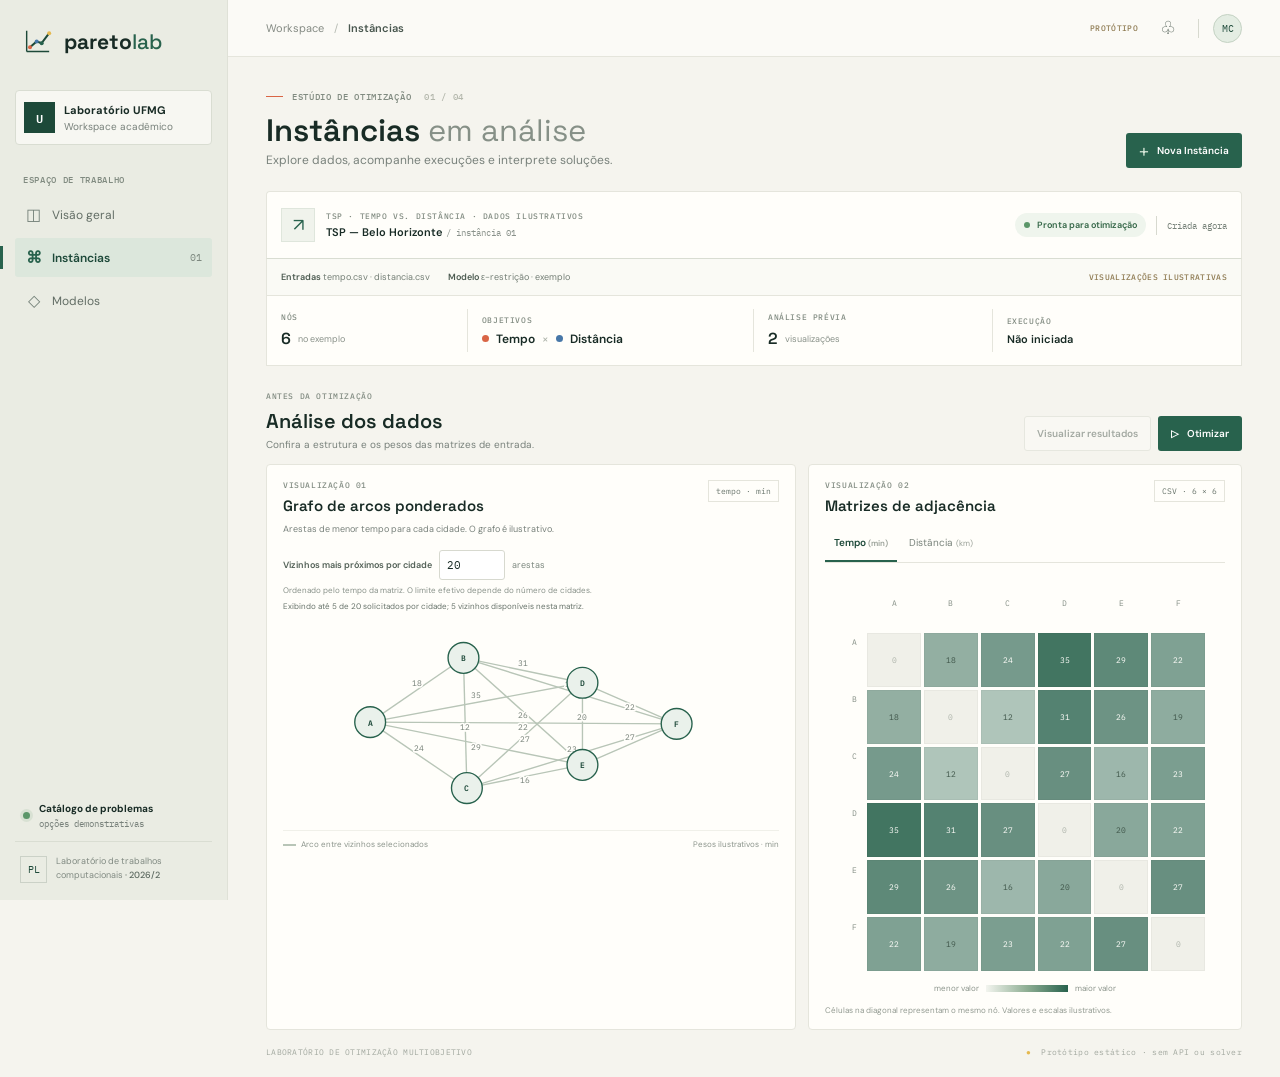
<file: docs/features/workflow_instance/mockups/index.html>
<!doctype html>
<html lang="pt-BR">
  <head>
    <meta charset="utf-8">
    <meta name="viewport" content="width=device-width, initial-scale=1">
    <meta name="theme-color" content="#f5f4ee">
    <title>ParetoLab | Workflow de instâncias</title>
    <link rel="preconnect" href="https://fonts.googleapis.com">
    <link rel="preconnect" href="https://fonts.gstatic.com" crossorigin>
    <link href="https://fonts.googleapis.com/css2?family=DM+Sans:wght@400;500;600;700&family=IBM+Plex+Mono:wght@400;500;600&family=Space+Grotesk:wght@400;500;600;700&display=swap" rel="stylesheet">
    <link rel="stylesheet" href="styles.css">
    <script src="app.js" defer></script>
  </head>
  <body>
    <div class="app-shell">
      <aside class="sidebar" aria-label="Navegação principal">
        <a class="brand" href="#inicio" aria-label="ParetoLab, início">
          <svg class="brand-mark" viewBox="0 0 42 42" aria-hidden="true">
            <path d="M8 33V8M8 33H35" fill="none" stroke="currentColor" stroke-width="1.7" />
            <path d="m12 28 8-7 6 2 9-12" fill="none" stroke="currentColor" stroke-width="2.4" />
            <circle cx="12" cy="28" r="2.4" fill="#d96545" /><circle cx="20" cy="21" r="2.4" fill="#4777a8" />
            <circle cx="26" cy="23" r="2.4" fill="#28624d" /><circle cx="35" cy="11" r="2.4" fill="#e5b94f" />
          </svg>
          <span class="brand-word">pareto<span>lab</span></span>
        </a>
        <div class="workspace-picker"><span class="workspace-avatar">U</span><span class="workspace-copy"><strong>Laboratório UFMG</strong><small>Workspace acadêmico</small></span></div>
        <p class="nav-label">ESPAÇO DE TRABALHO</p>
        <nav class="primary-nav" aria-label="Seções">
          <button class="nav-item" type="button" data-page="overview"><span class="nav-glyph" aria-hidden="true">◫</span>Visão geral</button>
          <button class="nav-item active" type="button" data-page="instances" aria-current="page"><span class="nav-glyph" aria-hidden="true">⌘</span>Instâncias<span class="nav-count">01</span></button>
          <button class="nav-item" type="button" data-page="models"><span class="nav-glyph" aria-hidden="true">◇</span>Modelos</button>
        </nav>
        <div class="sidebar-bottom">
          <div class="solver-status"><span class="status-dot"></span><span><strong>Catálogo de problemas</strong><small>opções demonstrativas</small></span></div>
          <div class="sidebar-footer"><span class="footer-mark">PL</span><span>Laboratório de trabalhos<br>computacionais <b>· 2026/2</b></span></div>
        </div>
      </aside>

      <main class="main-content" id="inicio">
        <header class="topbar">
          <div class="breadcrumbs"><span>Workspace</span><span class="crumb-separator">/</span><strong id="breadcrumb-current">Instâncias</strong></div>
          <div class="topbar-actions">
            <span class="prototype-tag">PROTÓTIPO</span>
            <div class="notification-wrap">
              <button class="notification-button" id="notifications-button" type="button" aria-expanded="false" aria-controls="notification-panel" aria-label="Notificações, nenhuma não lida">
                <span aria-hidden="true">♧</span><i class="notification-count" id="notification-count" hidden>1</i>
              </button>
              <section class="notification-panel" id="notification-panel" aria-label="Notificações" hidden>
                <div class="notification-heading"><strong>Notificações</strong><span>DEMONSTRAÇÃO</span></div>
                <p id="notification-empty">Nenhuma notificação por enquanto.</p>
                <button class="notification-item" id="notification-item" type="button" hidden>
                  <span class="notification-icon" aria-hidden="true">✓</span>
                  <span><strong>Otimização concluída</strong><small id="notification-copy">A instância está pronta para análise.</small></span>
                  <span class="notification-unread" aria-hidden="true"></span>
                </button>
              </section>
            </div>
            <span class="topbar-divider"></span><button class="profile-button" type="button" aria-label="Perfil de Marina Costa">MC</button>
          </div>
        </header>

        <div class="page-wrap">
          <section class="page-view" id="dashboard-view">
            <div class="page-heading">
              <div><p class="eyebrow"><span class="eyebrow-line"></span>ESTÚDIO DE OTIMIZAÇÃO <span class="eyebrow-index">01 / 04</span></p>
                <h1>Instâncias <span>em análise</span></h1>
                <p class="page-description">Explore dados, acompanhe execuções e interprete soluções.</p></div>
              <button class="button button-primary" id="open-wizard" type="button"><span class="button-plus" aria-hidden="true">+</span> Nova Instância</button>
            </div>

            <section class="instance-toolbar" aria-label="Instância selecionada">
              <div class="instance-identity"><span class="instance-icon" aria-hidden="true">↗</span>
                <div><span class="micro-label" id="problem-label">TSP · TEMPO VS. DISTÂNCIA · DADOS ILUSTRATIVOS</span><strong id="instance-name">TSP — Belo Horizonte <span class="instance-id">/ instância 01</span></strong></div>
              </div>
              <div class="toolbar-meta"><span class="run-badge" id="run-badge"><span class="status-dot"></span><span id="run-status">Pronta para otimização</span></span><span class="meta-divider"></span><span class="toolbar-date" id="run-time">Criada agora</span></div>
            </section>

            <div class="instance-context">
              <span><b>Entradas</b> <span id="instance-files">tempo.csv · distancia.csv</span></span>
              <span><b>Modelo</b> <span id="instance-algorithm">ε-restrição · exemplo</span></span>
              <span class="demo-tag">VISUALIZAÇÕES ILUSTRATIVAS</span>
            </div>

            <section class="metric-strip" aria-label="Resumo da instância">
              <div class="metric"><span class="metric-label">NÓS</span><div class="metric-value">6 <span class="metric-note">no exemplo</span></div></div>
              <div class="metric"><span class="metric-label">OBJETIVOS</span><div class="metric-value objective-values"><span class="objective-dot coral-dot"></span>Tempo <span class="metric-amp">×</span><span class="objective-dot blue-dot"></span>Distância</div></div>
              <div class="metric"><span class="metric-label">ANÁLISE PRÉVIA</span><div class="metric-value">2 <span class="metric-note">visualizações</span></div></div>
              <div class="metric metric-end"><span class="metric-label">EXECUÇÃO</span><div class="metric-value metric-status" id="metric-status">Não iniciada</div></div>
            </section>

            <section class="analysis-heading">
              <div><p class="section-kicker">ANTES DA OTIMIZAÇÃO</p><h2>Análise dos dados</h2><p>Confira a estrutura e os pesos das matrizes de entrada.</p></div>
              <div class="execution-actions">
                <button class="button button-light" id="cancel-optimization" type="button" hidden>Cancelar otimização</button>
                <button class="button button-light" id="view-results" type="button" disabled>Visualizar resultados</button>
                <button class="button button-primary" id="start-optimization" type="button"><span aria-hidden="true">▷</span> Otimizar</button>
              </div>
            </section>

            <div class="execution-message" id="execution-message" role="status" aria-live="polite" hidden></div>

            <div class="analysis-grid">
              <section class="panel graph-panel" id="graph-analysis">
                <div class="panel-heading"><div><p class="section-kicker">VISUALIZAÇÃO 01</p><h3>Grafo de arcos ponderados</h3></div><span class="unit-chip">tempo · min</span></div>
                <p class="panel-description">Arestas de menor tempo para cada cidade. O grafo é ilustrativo.</p>
                <div class="graph-filter">
                  <label for="neighbor-limit">Vizinhos mais próximos por cidade</label>
                  <input id="neighbor-limit" type="number" min="1" step="1" value="20" inputmode="numeric" aria-describedby="neighbor-limit-help neighbor-limit-status">
                  <span class="filter-unit">arestas</span>
                </div>
                <p class="filter-help" id="neighbor-limit-help">Ordenado pelo tempo da matriz. O limite efetivo depende do número de cidades.</p>
                <p class="filter-status" id="neighbor-limit-status" role="status" aria-live="polite"></p>
                <div class="network-chart">
                  <svg id="input-graph" viewBox="0 0 560 250" role="img" aria-label="Grafo ilustrativo da matriz de tempo"></svg>
                </div>
                <div class="chart-footnote"><span><i class="legend-line"></i>Arco entre vizinhos selecionados</span><span>Pesos ilustrativos · min</span></div>
              </section>

              <section class="panel matrix-panel" id="matrix-analysis">
                <div class="panel-heading"><div><p class="section-kicker">VISUALIZAÇÃO 02</p><h3>Matrizes de adjacência</h3></div><span class="unit-chip">CSV · 6 × 6</span></div>
                <div class="matrix-tabs" role="tablist" aria-label="Objetivo da matriz">
                  <button class="matrix-tab active" id="time-tab" type="button" role="tab" aria-selected="true" aria-controls="matrix-view" data-matrix="time">Tempo <span>(min)</span></button>
                  <button class="matrix-tab" id="distance-tab" type="button" role="tab" aria-selected="false" aria-controls="matrix-view" data-matrix="distance">Distância <span>(km)</span></button>
                </div>
                <div class="matrix-view" id="matrix-view" role="tabpanel" aria-labelledby="time-tab">
                  <div class="heatmap" id="heatmap" role="img" aria-label="Heatmap ilustrativo da matriz de tempo"></div>
                  <div class="heatmap-scale"><span>menor valor</span><span class="scale-gradient" aria-hidden="true"></span><span>maior valor</span></div>
                </div>
                <p class="panel-footnote">Células na diagonal representam o mesmo nó. Valores e escalas ilustrativos.</p>
              </section>
            </div>

            <section class="results-panel panel" id="results-panel" hidden>
              <div class="panel-heading"><div><p class="section-kicker">ANÁLISE PÓS-OTIMIZAÇÃO · DADOS ILUSTRATIVOS</p><h2>Fronteira de Pareto</h2></div><span class="unit-chip">tempo × distância</span></div>
              <p class="panel-description">Alternativas não dominadas encontradas na execução demonstrativa.</p>
              <div class="result-content" id="pareto-analysis">
                <div class="pareto-chart" role="img" aria-label="Gráfico ilustrativo da fronteira de Pareto, tempo em minutos versus distância em quilômetros">
                  <span class="chart-axis y-axis">Distância (km) ↑</span>
                  <svg viewBox="0 0 480 190" aria-hidden="true">
                    <path class="grid-line" d="M48 20V160H465M48 125H465M48 90H465M48 55H465" />
                    <path class="pareto-line" d="m100 135 73-25 76-26 83-31 81-27" />
                    <g class="pareto-points"><circle cx="100" cy="135" r="5" /><circle cx="173" cy="110" r="5" /><circle cx="249" cy="84" r="5" /><circle cx="332" cy="53" r="5" /><circle cx="413" cy="26" r="5" /></g>
                    <g class="axis-labels"><text x="97" y="177">42</text><text x="245" y="177">58</text><text x="410" y="177">76</text><text x="20" y="139">31</text><text x="20" y="92">45</text><text x="20" y="47">58</text></g>
                  </svg>
                  <span class="chart-axis x-axis">Tempo (min) →</span>
                </div>
                <div class="result-summary"><span class="metric-label">SOLUÇÕES NÃO DOMINADAS</span><strong>5</strong><p>Conjunto demonstrativo para ilustrar a análise multiobjetivo.</p></div>
              </div>
              <div class="table-scroll" id="solutions-table"><table><caption class="sr-only">Soluções ilustrativas da fronteira de Pareto</caption>
                <thead><tr><th scope="col">Solução</th><th scope="col">Tempo · min</th><th scope="col">Distância · km</th><th scope="col">Status</th><th scope="col">Ações</th></tr></thead>
                <tbody id="solutions-body"></tbody>
              </table></div>
            </section>

            <footer class="page-footer"><span>LABORATÓRIO DE OTIMIZAÇÃO MULTIOBJETIVO</span><span><i aria-hidden="true">●</i> Protótipo estático · sem API ou solver</span></footer>
          </section>

          <section class="page-view secondary-view" id="overview-view" hidden>
            <div class="page-heading"><div><p class="eyebrow"><span class="eyebrow-line"></span>ESPAÇO DE TRABALHO</p><h1>Visão geral</h1><p class="page-description">Você pode sair do dashboard e retornar enquanto uma execução segue em andamento.</p></div></div>
            <section class="panel workspace-panel"><p class="section-kicker">ATIVIDADE DA INSTÂNCIA</p><h2 id="overview-instance">TSP — Belo Horizonte</h2><p id="overview-status">Pronta para otimização</p><button class="button button-primary" id="return-to-instance" type="button">Voltar à instância <span aria-hidden="true">→</span></button></section>
          </section>

          <section class="page-view secondary-view" id="models-view" hidden>
            <div class="page-heading"><div><p class="eyebrow"><span class="eyebrow-line"></span>CATÁLOGO</p><h1>Modelos</h1><p class="page-description">As opções reais devem ser fornecidas pelo catálogo de cada tipo de problema.</p></div></div>
            <section class="panel workspace-panel"><p class="section-kicker">OPÇÃO DO PROTÓTIPO</p><h2>ε-restrição</h2><p>Exemplo ilustrativo para demonstrar a seleção de algoritmo; disponibilidade de implementação não confirmada.</p></section>
          </section>
        </div>
      </main>
    </div>

    <dialog class="solution-dialog" id="solution-dialog" aria-labelledby="solution-dialog-title">
      <div class="solution-dialog-content">
        <div class="wizard-header">
          <div><p class="section-kicker">ROTA DA SOLUÇÃO · DADOS ILUSTRATIVOS</p><h2 id="solution-dialog-title">Solução 01</h2></div>
          <button class="icon-button" id="close-solution" type="button" aria-label="Fechar visualização da solução">×</button>
        </div>
        <p class="panel-description" id="solution-route-description">Ciclo percorrido, incluindo o retorno à cidade de origem.</p>
        <div class="solution-graph-wrap">
          <svg id="solution-graph" viewBox="0 0 560 250" role="img" aria-label="Grafo contendo somente os arcos da solução selecionada"></svg>
        </div>
        <div class="chart-footnote"><span><i class="legend-line solution-legend"></i>Arcos percorridos</span><span id="solution-objectives"></span></div>
        <p class="solution-coordinate-note">Posições das cidades preservadas do grafo de análise dos dados.</p>
      </div>
    </dialog>

    <dialog class="wizard-dialog" id="instance-wizard" aria-labelledby="wizard-title">
      <form id="wizard-form">
        <div class="wizard-header">
          <div><p class="section-kicker">NOVA INSTÂNCIA <span id="step-label">· ETAPA 1 DE 2</span></p><h2 id="wizard-title">Dados do problema</h2></div>
          <button class="icon-button" id="close-wizard" type="button" aria-label="Fechar assistente">×</button>
        </div>
        <div class="step-indicator" aria-hidden="true"><span class="step-dot current"></span><span class="step-connector"></span><span class="step-dot"></span></div>

        <section class="wizard-step" id="step-one">
          <label class="form-label" for="problem-type">Tipo do problema</label>
          <select id="problem-type" name="problem-type"><option value="TSP biobjetivo — tempo vs. distância">TSP biobjetivo · tempo vs. distância</option></select>
          <p class="form-hint">O catálogo define entradas, algoritmos e visualizações compatíveis.</p>
          <label class="form-label" for="instance-title">Nome da instância</label>
          <input id="instance-title" name="instance-title" type="text" value="TSP — Belo Horizonte (teste)" maxlength="100" required>
          <fieldset class="file-group">
            <legend>Arquivos CSV das matrizes de adjacência</legend>
            <input class="sr-only file-input" id="time-file" type="file" accept=".csv,text/csv">
            <label class="file-label" for="time-file"><span><strong>Matriz de tempo</strong><small id="time-file-name">Nenhum arquivo selecionado · .csv</small></span><span class="button button-light file-button">Selecionar</span></label>
            <input class="sr-only file-input" id="distance-file" type="file" accept=".csv,text/csv">
            <label class="file-label" for="distance-file"><span><strong>Matriz de distância</strong><small id="distance-file-name">Nenhum arquivo selecionado · .csv</small></span><span class="button button-light file-button">Selecionar</span></label>
            <p class="form-hint">Cada CSV deve conter uma matriz quadrada. Os dois arquivos devem ter a mesma ordem de nós.</p>
          </fieldset>
          <label class="sample-choice"><input id="sample-files" type="checkbox" checked><span>Usar arquivos de exemplo <small>somente para navegar pelo protótipo</small></span></label>
          <p class="form-error" id="step-one-error" role="alert" hidden></p>
        </section>

        <section class="wizard-step" id="step-two" hidden>
          <div class="config-section"><div class="config-heading"><strong>Análise prévia</strong><small>Selecione pelo menos uma visualização</small></div>
            <label class="option-row"><input type="checkbox" name="preview" value="graph" checked><span><strong>Grafo de arcos ponderados</strong><small>Exibe nós e pesos das arestas para cada objetivo.</small></span></label>
            <label class="option-row"><input type="checkbox" name="preview" value="heatmap" checked><span><strong>Heatmaps das matrizes</strong><small>Compara a distribuição dos valores de tempo e distância.</small></span></label>
          </div>
          <div class="config-section"><div class="config-heading"><strong>Análise dos resultados</strong><small>Selecione pelo menos uma visualização</small></div>
            <label class="option-row"><input type="checkbox" name="results" value="pareto" checked><span><strong>Fronteira de Pareto</strong><small>Compara tempo e distância das soluções não dominadas.</small></span></label>
            <label class="option-row"><input type="checkbox" name="results" value="table" checked><span><strong>Tabela de soluções</strong><small>Lista os objetivos e a relação de dominância.</small></span></label>
          </div>
          <fieldset class="config-section model-section"><legend>Modelo / algoritmo</legend>
            <label class="option-row"><input type="radio" name="algorithm" value="epsilon" checked><span><strong>ε-restrição <em>· exemplo</em></strong><small>Gera alternativas por otimizações sucessivas.</small></span></label>
            <p class="form-hint">A disponibilidade real depende do catálogo e dos solvers instalados.</p>
          </fieldset>
          <p class="form-error" id="step-two-error" role="alert" hidden></p>
        </section>

        <div class="wizard-actions">
          <button class="button button-light" id="back-step" type="button" hidden>Voltar</button>
          <button class="button button-light" id="cancel-wizard" type="button">Cancelar</button>
          <button class="button button-primary" id="next-step" type="button">Próximo <span aria-hidden="true">→</span></button>
          <button class="button button-primary" id="create-instance" type="submit" hidden>Criar instância</button>
        </div>
      </form>
    </dialog>
    <div class="toast" id="toast" role="status" aria-live="polite" hidden></div>
  </body>
</html>
</file>
<file: docs/features/workflow_instance/mockups/styles.css>
:root {
  color-scheme: light;
  --paper: #f5f4ee;
  --surface: #fffefa;
  --ink: #182b25;
  --muted: #78817b;
  --line: #e5e5dc;
  --line-strong: #d7d9cf;
  --green: #28624d;
  --green-dark: #1d4939;
  --green-soft: #eaf1eb;
  --coral: #d96545;
  --coral-soft: #f7e9e3;
  --blue: #4777a8;
  --blue-soft: #eaf0f6;
  --yellow: #e5b94f;
  --mono: 'IBM Plex Mono', 'SFMono-Regular', Consolas, monospace;
  --sans: 'DM Sans', 'Segoe UI', sans-serif;
  --display: 'Space Grotesk', 'Trebuchet MS', sans-serif;
}

* { box-sizing: border-box; }
html { min-width: 360px; }
body { margin: 0; background: var(--paper); color: var(--ink); font: 13px var(--sans); -webkit-font-smoothing: antialiased; }
button, input, select { font: inherit; }
button { color: inherit; }
button:focus-visible, a:focus-visible, input:focus-visible, select:focus-visible, label:focus-within { outline: 3px solid rgb(71 119 168 / 50%); outline-offset: 3px; }
button:disabled { cursor: not-allowed; opacity: .48; }
[hidden] { display: none !important; }
.sr-only { position: absolute; width: 1px; height: 1px; padding: 0; overflow: hidden; clip: rect(0, 0, 0, 0); white-space: nowrap; border: 0; }
.app-shell { min-height: 100vh; }

.sidebar { position: fixed; inset: 0 auto 0 0; z-index: 2; display: flex; width: 228px; flex-direction: column; padding: 24px 15px 15px; background: #eaece3; border-right: 1px solid #dfe1d7; }
.brand { display: flex; align-items: center; gap: 9px; width: fit-content; margin: 0 0 31px 5px; color: var(--ink); text-decoration: none; }
.brand-mark { width: 35px; height: 35px; color: var(--green-dark); }
.brand-word { font: 700 21px/1 var(--display); }.brand-word span { color: var(--green); font-weight: 500; }
.workspace-picker { display: flex; min-height: 55px; align-items: center; gap: 9px; padding: 8px; border: 1px solid #d9ddd2; background: rgb(255 254 250 / 65%); border-radius: 4px; }
.workspace-avatar { display: grid; width: 31px; height: 31px; place-items: center; background: var(--green-dark); color: white; font: 600 12px var(--mono); }
.workspace-copy { display: grid; gap: 3px; }.workspace-copy strong { font-size: 11px; }.workspace-copy small { color: var(--muted); font-size: 10px; }
.nav-label, .section-kicker, .micro-label, .metric-label { color: #818b81; font: 500 9px var(--mono); letter-spacing: .075em; }
.nav-label { margin: 29px 8px 10px; }
.primary-nav { display: grid; gap: 4px; }
.nav-item { position: relative; display: flex; width: 100%; min-height: 39px; align-items: center; gap: 10px; padding: 0 10px; border: 0; border-radius: 3px; background: transparent; color: #626d65; text-align: left; cursor: pointer; font-size: 12px; }
.nav-item:hover { background: rgb(255 255 255 / 55%); color: var(--ink); }.nav-item.active { background: #dce7dc; color: var(--green-dark); font-weight: 600; }.nav-item.active::before { position: absolute; left: -15px; width: 3px; height: 23px; background: var(--green); content: ''; }
.nav-glyph { display: inline-grid; width: 17px; place-items: center; color: #738078; font-size: 16px; }.nav-item.active .nav-glyph { color: var(--green); }.nav-count { margin-left: auto; color: #7d887f; font: 10px var(--mono); }
.sidebar-bottom { margin-top: auto; }
.solver-status { display: flex; align-items: center; gap: 9px; padding: 12px 8px; border-bottom: 1px solid #d9ddd2; }.solver-status > span:nth-child(2) { display: grid; gap: 3px; }.solver-status strong { font-size: 10px; }.solver-status small { color: var(--muted); font: 9px var(--mono); }
.status-dot, .live-dot { display: inline-block; flex: 0 0 auto; width: 7px; height: 7px; border-radius: 50%; background: #5b9669; box-shadow: 0 0 0 3px rgb(91 150 105 / 13%); }
.status-dot.running { background: #d49f37; box-shadow: 0 0 0 3px rgb(229 185 79 / 20%); }.status-dot.failed { background: var(--coral); }
.sidebar-footer { display: flex; align-items: center; gap: 9px; padding: 13px 5px 2px; color: #818a82; font-size: 9px; line-height: 1.55; }.sidebar-footer b { color: #59665d; font-weight: 500; }
.footer-mark { display: grid; width: 27px; height: 27px; place-items: center; border: 1px solid #cbd1c7; color: var(--green-dark); font: 10px var(--mono); }

.main-content { min-height: 100vh; margin-left: 228px; }
.topbar { display: flex; height: 57px; align-items: center; justify-content: space-between; padding: 0 38px; border-bottom: 1px solid var(--line); background: rgb(255 254 250 / 65%); }
.breadcrumbs { display: flex; align-items: center; gap: 10px; color: #848a83; font-size: 11px; }.breadcrumbs strong { color: #48564e; font-weight: 600; }.crumb-separator { color: #b6bbb3; }
.topbar-actions { display: flex; align-items: center; gap: 14px; }.prototype-tag, .demo-tag { color: #8d7950; font: 500 8px var(--mono); letter-spacing: .04em; }
.topbar-divider, .meta-divider { width: 1px; height: 19px; background: var(--line-strong); }
.profile-button { width: 29px; height: 29px; border: 1px solid #c4d2c3; border-radius: 50%; background: #e4ede3; color: var(--green-dark); cursor: pointer; font: 10px var(--mono); }
.notification-wrap { position: relative; }.notification-button { position: relative; display: grid; width: 32px; height: 32px; place-items: center; border: 1px solid transparent; border-radius: 4px; background: transparent; color: #59665d; cursor: pointer; font-size: 18px; }.notification-button:hover { border-color: var(--line); background: var(--surface); }
.notification-count { position: absolute; top: 0; right: 0; display: grid; min-width: 15px; height: 15px; place-items: center; padding: 0 3px; border-radius: 9px; background: var(--coral); color: white; font: normal 9px var(--mono); }
.notification-panel { position: absolute; top: 39px; right: -42px; z-index: 5; width: min(320px, calc(100vw - 24px)); padding: 14px; border: 1px solid var(--line-strong); background: var(--surface); box-shadow: 0 10px 30px rgb(24 43 37 / 12%); }
.notification-heading { display: flex; align-items: center; justify-content: space-between; padding-bottom: 10px; border-bottom: 1px solid var(--line); }.notification-heading strong { font-size: 12px; }.notification-heading span { color: var(--muted); font: 8px var(--mono); }
.notification-panel > p { margin: 13px 0 2px; color: var(--muted); font-size: 11px; }
.notification-item { display: flex; width: 100%; align-items: center; gap: 10px; padding: 12px 0 2px; border: 0; background: transparent; text-align: left; cursor: pointer; }.notification-icon { display: grid; width: 27px; height: 27px; flex: 0 0 auto; place-items: center; background: var(--green-soft); color: var(--green); }.notification-item > span:nth-child(2) { display: grid; flex: 1; gap: 4px; }.notification-item strong { font-size: 10px; }.notification-item small { color: var(--muted); font-size: 9px; }.notification-unread { width: 7px; height: 7px; border-radius: 50%; background: var(--blue); }

.page-wrap { width: min(100%, 1500px); margin: 0 auto; padding: 34px 38px 20px; }
.page-heading { display: flex; align-items: flex-end; justify-content: space-between; gap: 18px; margin-bottom: 23px; }
.eyebrow { display: flex; align-items: center; gap: 9px; margin: 0 0 11px; color: #818b81; font: 500 9px var(--mono); letter-spacing: .075em; }.eyebrow-line { display: inline-block; width: 17px; height: 1px; background: var(--coral); }.eyebrow-index { margin-left: 4px; color: #b3b7ac; }
h1, h2, h3, p { margin-top: 0; }h1 { margin-bottom: 5px; font: 600 31px/1.1 var(--display); }h1 span { color: #869087; font-weight: 400; }.page-description { margin: 0; color: var(--muted); font-size: 12px; }
.button { display: inline-flex; min-height: 35px; align-items: center; justify-content: center; gap: 8px; padding: 0 12px; border: 1px solid transparent; border-radius: 3px; cursor: pointer; font-size: 10px; font-weight: 600; white-space: nowrap; }.button-primary { background: var(--green); color: white; }.button-primary:hover { background: var(--green-dark); }.button-light { border-color: var(--line-strong); background: var(--surface); color: #4c5a51; }.button-light:hover { background: #f5f5ee; }.button-plus { color: #d5e5d7; font-size: 18px; font-weight: 400; }
.instance-toolbar { display: flex; min-height: 68px; align-items: center; justify-content: space-between; gap: 12px; padding: 10px 14px; border: 1px solid var(--line); border-bottom-color: #d9ddd2; background: var(--surface); border-radius: 4px 4px 0 0; }
.instance-identity { display: flex; align-items: center; gap: 11px; min-width: 0; }.instance-icon { display: grid; width: 34px; height: 34px; flex: 0 0 auto; place-items: center; border: 1px solid #dfe6dc; background: #f0f3ec; color: var(--green); font-size: 18px; }.instance-identity > div { display: grid; gap: 4px; min-width: 0; }.micro-label { font-size: 8px; }.instance-identity strong { font-size: 11px; font-weight: 600; }.instance-id { color: #8a928b; font: 9px var(--mono); }
.toolbar-meta { display: flex; flex: 0 0 auto; align-items: center; gap: 10px; color: #768178; font-size: 9px; }.run-badge { display: flex; align-items: center; gap: 7px; padding: 6px 9px; border-radius: 15px; background: #eff5ed; color: #356748; font-weight: 600; }.run-badge .status-dot { width: 6px; height: 6px; box-shadow: none; }.run-badge.is-running { background: #fbf3dd; color: #826622; }.run-badge.is-canceled { background: #f0f0eb; color: #68716a; }.toolbar-date { font: 9px var(--mono); }
.instance-context { display: flex; min-height: 37px; align-items: center; flex-wrap: wrap; gap: 8px 18px; padding: 7px 14px; border: 1px solid var(--line); border-top: 0; background: #fafaf5; color: #737e75; font-size: 9px; }.instance-context b { color: #4c5b51; font-weight: 600; }.instance-context i { padding: 0 4px; color: #b4b9b0; font-style: normal; }.instance-context .demo-tag { margin-left: auto; }
.metric-strip { display: grid; grid-template-columns: .8fr 1.2fr 1fr 1fr; min-height: 70px; padding: 13px 10px; border: 1px solid var(--line); border-top: 0; background: var(--surface); }.metric { display: grid; align-content: center; gap: 6px; padding: 0 14px; border-right: 1px solid var(--line); }.metric:first-child { padding-left: 4px; }.metric:last-child { border-right: 0; }.metric-label { font-size: 8px; }.metric-value { display: flex; align-items: center; gap: 7px; font: 600 16px var(--display); }.metric-note { color: #8a928a; font: 9px var(--sans); }.objective-values { font: 600 12px var(--sans); }.objective-dot { width: 7px; height: 7px; border-radius: 50%; }.coral-dot { background: var(--coral); }.blue-dot { background: var(--blue); }.metric-amp { color: #adb3aa; font-weight: 400; }.metric-status { font: 600 11px var(--sans); }
.analysis-heading { display: flex; align-items: flex-end; justify-content: space-between; gap: 16px; margin: 25px 0 13px; }.analysis-heading .section-kicker { margin-bottom: 7px; }.analysis-heading h2, .panel-heading h2 { margin: 0 0 4px; font: 600 20px var(--display); }.analysis-heading > div:first-child > p:last-child { margin: 0; color: var(--muted); font-size: 10px; }.execution-actions { display: flex; flex-wrap: wrap; gap: 7px; }
.execution-message { margin: 0 0 12px; padding: 9px 11px; border: 1px solid #e8dfc7; background: #faf6e9; color: #665831; font-size: 10px; }.execution-message.success { border-color: #d2e1d3; background: var(--green-soft); color: var(--green-dark); }.execution-message.canceled { border-color: var(--line); background: #f0f0eb; color: #59665d; }
.analysis-grid { display: grid; grid-template-columns: minmax(0, 1.1fr) minmax(340px, .9fr); gap: 12px; }.analysis-grid.single-view { grid-template-columns: minmax(0, 1fr); }.panel { min-width: 0; border: 1px solid var(--line); background: var(--surface); border-radius: 4px; }.graph-panel, .matrix-panel { padding: 15px 16px 12px; }
.panel-heading { display: flex; align-items: flex-start; justify-content: space-between; gap: 10px; }.section-kicker { margin: 0 0 6px; font-size: 8px; }.panel-heading h3 { margin: 0; font: 600 15px var(--display); }.unit-chip { display: inline-flex; flex: 0 0 auto; align-items: center; padding: 5px 7px; border: 1px solid var(--line); color: #67736a; font: 8px var(--mono); }.panel-description { margin: 8px 0 0; color: var(--muted); font-size: 9px; line-height: 1.5; }.network-chart { height: 214px; margin-top: 3px; }.network-chart svg { width: 100%; height: 100%; overflow: visible; }.network-edges path { fill: none; stroke: #b8c5b7; stroke-width: 1.6; }.edge-labels text { fill: #737e75; font: 9px var(--mono); text-anchor: middle; paint-order: stroke; stroke: var(--surface); stroke-width: 4px; stroke-linejoin: round; }.network-nodes circle { fill: #eaf1eb; stroke: var(--green); stroke-width: 1.6; }.node-labels text { fill: var(--green-dark); font: 600 9px var(--mono); text-anchor: middle; }.chart-footnote { display: flex; justify-content: space-between; gap: 8px; padding-top: 8px; border-top: 1px solid #f0f0e9; color: #8b948b; font-size: 8px; }.legend-line { display: inline-block; width: 13px; margin-right: 5px; border-top: 2px solid #b8c5b7; vertical-align: middle; }
.graph-filter { display: flex; align-items: center; gap: 7px; margin-top: 13px; color: #526056; font-size: 9px; font-weight: 600; }.graph-filter input { width: 66px; min-height: 30px; padding: 0 7px; border: 1px solid var(--line-strong); border-radius: 3px; background: white; color: var(--ink); font: 11px var(--mono); }.filter-unit { color: #7d887f; font-size: 9px; font-weight: 400; }.filter-help, .filter-status { margin: 5px 0 0; color: #89928a; font-size: 8px; line-height: 1.45; }.filter-status { min-height: 12px; color: #67736a; }
.input-arrowhead { fill: #788e7c; }
.matrix-tabs { display: flex; gap: 3px; margin: 17px 0 13px; border-bottom: 1px solid var(--line); }.matrix-tab { min-height: 30px; padding: 0 9px 7px; border: 0; border-bottom: 2px solid transparent; background: transparent; color: #79837b; cursor: pointer; font-size: 10px; }.matrix-tab span { color: #9aa198; font-size: 8px; }.matrix-tab.active { border-bottom-color: var(--green); color: var(--green-dark); font-weight: 600; }
.heatmap { display: grid; grid-template-columns: 19px repeat(6, minmax(21px, 1fr)); gap: 3px; max-width: 360px; margin: 0 auto; }.heatmap-cell { display: grid; aspect-ratio: 1; place-items: center; border: 1px solid rgb(24 43 37 / 4%); color: #40564a; font: 8px var(--mono); }.heatmap-cell.header { border: 0; background: transparent; color: #858f86; }.heatmap-cell.diagonal { background: #f0f0e9; color: #adb3aa; }.heatmap-scale { display: flex; align-items: center; justify-content: center; gap: 7px; margin: 12px 0 0; color: #8b948b; font-size: 8px; }.scale-gradient { width: 82px; height: 7px; background: linear-gradient(90deg, #f3f5ef, #8eae93, #28624d); }.panel-footnote { margin: 12px 0 0; color: #929a91; font-size: 8px; line-height: 1.45; }
.results-panel { margin-top: 13px; padding: 15px; }.results-panel .panel-heading h2 { font-size: 18px; }.result-content { display: grid; grid-template-columns: minmax(0, 1.6fr) minmax(170px, .7fr); align-items: center; gap: 18px; margin: 12px 0 17px; }.pareto-chart { position: relative; min-width: 0; padding: 2px 0 0 36px; }.pareto-chart svg { display: block; width: 100%; height: 190px; }.grid-line { fill: none; stroke: #e9ebe3; stroke-width: 1; }.pareto-line { fill: none; stroke: #6d9779; stroke-width: 2; stroke-dasharray: 4 4; }.pareto-points circle { fill: var(--coral); stroke: white; stroke-width: 2; }.axis-labels { fill: #89928a; font: 9px var(--mono); }.chart-axis { position: absolute; color: #69756c; font-size: 8px; }.y-axis { top: 46%; left: -4px; transform: rotate(-90deg); transform-origin: left center; }.x-axis { right: 5px; bottom: -1px; }.result-summary { padding: 15px; border-left: 1px solid var(--line); }.result-summary strong { display: block; margin: 8px 0; color: var(--green-dark); font: 600 28px var(--display); }.result-summary p { margin: 0; color: var(--muted); font-size: 9px; line-height: 1.5; }
.table-scroll { overflow-x: auto; }table { width: 100%; border-collapse: collapse; text-align: left; font-size: 9px; }th { padding: 9px 10px; border-bottom: 1px solid var(--line); color: #7d887f; font: 500 8px var(--mono); }td { padding: 10px; border-bottom: 1px solid #f0f0e9; }.status-pill { padding: 4px 6px; background: var(--green-soft); color: var(--green); font-size: 8px; }.solution-actions { display: flex; gap: 6px; white-space: nowrap; }.table-action { min-height: 27px; padding: 0 7px; border: 1px solid var(--line-strong); border-radius: 3px; background: var(--surface); color: var(--green-dark); cursor: pointer; font-size: 8px; }.table-action:hover { border-color: #b6c8b7; background: var(--green-soft); }
.solution-dialog { width: min(660px, calc(100vw - 24px)); max-height: min(700px, calc(100vh - 24px)); padding: 0; overflow: auto; border: 1px solid var(--line-strong); background: var(--surface); color: var(--ink); border-radius: 5px; box-shadow: 0 18px 55px rgb(24 43 37 / 16%); }.solution-dialog::backdrop { background: rgb(24 43 37 / 38%); }.solution-dialog-content { padding: 21px; }.solution-dialog .wizard-header h2 { margin: 0; font: 600 22px var(--display); }.solution-graph-wrap { height: 300px; margin: 8px 0 12px; }.solution-graph-wrap svg { width: 100%; height: 100%; }.solution-edges path { fill: none; stroke: var(--coral); stroke-width: 3; }.route-arrowhead { fill: var(--coral); }.solution-nodes circle { fill: #eaf1eb; stroke: var(--green); stroke-width: 2; }.solution-graph-wrap .node-labels text { font-size: 11px; }.solution-legend { border-color: var(--coral); }.solution-coordinate-note { margin: 10px 0 0; color: #879087; font-size: 9px; }
.secondary-view .page-heading { margin-bottom: 21px; }.workspace-panel { max-width: 670px; padding: 22px; }.workspace-panel h2 { margin: 0 0 9px; font: 600 21px var(--display); }.workspace-panel p:not(.section-kicker) { color: var(--muted); font-size: 11px; line-height: 1.6; }.workspace-panel .button { margin-top: 4px; }
.page-footer { display: flex; justify-content: space-between; gap: 10px; margin-top: 17px; color: #a1a79e; font: 8px var(--mono); letter-spacing: .035em; }.page-footer i { margin-right: 5px; color: var(--yellow); font-style: normal; }

.wizard-dialog { width: min(550px, calc(100vw - 24px)); max-height: min(720px, calc(100vh - 24px)); padding: 0; overflow: auto; border: 1px solid var(--line-strong); background: var(--surface); color: var(--ink); border-radius: 5px; box-shadow: 0 18px 55px rgb(24 43 37 / 16%); }.wizard-dialog::backdrop { background: rgb(24 43 37 / 38%); }.wizard-dialog form { padding: 22px; }.wizard-header { display: flex; align-items: flex-start; justify-content: space-between; }.wizard-header h2 { margin: 0; font: 600 22px var(--display); }.wizard-header .section-kicker { margin-bottom: 7px; }.wizard-header .section-kicker span { color: #adb4ab; }.icon-button { display: grid; width: 30px; height: 30px; place-items: center; border: 1px solid transparent; border-radius: 3px; background: transparent; color: #748078; cursor: pointer; font-size: 20px; }.icon-button:hover { border-color: var(--line); background: #f8f8f2; }
.step-indicator { display: flex; align-items: center; margin: 20px 0 19px; }.step-dot { width: 9px; height: 9px; border: 1px solid #c9d0c6; border-radius: 50%; background: white; }.step-dot.current { border-color: var(--green); background: var(--green); box-shadow: 0 0 0 3px var(--green-soft); }.step-connector { width: 76px; height: 1px; background: var(--line-strong); }
.form-label, .file-group legend, .model-section legend { display: block; margin: 15px 0 6px; color: #526056; font-size: 10px; font-weight: 600; }.wizard-dialog select, .wizard-dialog input[type="text"] { width: 100%; min-height: 38px; padding: 0 10px; border: 1px solid var(--line-strong); border-radius: 3px; background: white; color: var(--ink); font-size: 11px; }.form-hint { margin: 6px 0 0; color: #89928a; font-size: 9px; line-height: 1.5; }
.file-group { min-width: 0; margin: 16px 0 0; padding: 0; border: 0; }.file-group legend { margin-bottom: 7px; }.file-label { display: flex; min-height: 54px; align-items: center; justify-content: space-between; gap: 10px; margin-bottom: 7px; padding: 8px 10px; border: 1px dashed #d1d8ce; background: #fafbf7; cursor: pointer; }.file-label > span:first-child { display: grid; gap: 4px; }.file-label strong { font-size: 10px; }.file-label small { color: #8d968d; font-size: 9px; }.file-button { min-height: 28px; font-size: 9px; }.file-input:focus-visible + .file-label { outline: 3px solid rgb(71 119 168 / 50%); outline-offset: 2px; }
.sample-choice { display: flex; align-items: flex-start; gap: 8px; margin-top: 14px; color: #526056; font-size: 10px; cursor: pointer; }.sample-choice input, .option-row input { accent-color: var(--green); }.sample-choice span { display: grid; gap: 3px; }.sample-choice small { color: #8b948b; font-size: 8px; }.form-error { margin: 10px 0 0; color: #a33f2a; font-size: 10px; }
.config-section { margin: 0 0 15px; padding: 0 0 13px; border: 0; border-bottom: 1px solid var(--line); }.config-heading { display: flex; justify-content: space-between; gap: 10px; margin-bottom: 8px; }.config-heading strong, .model-section legend { color: #526056; font-size: 10px; font-weight: 600; }.config-heading small { color: #8b948b; font-size: 8px; }.option-row { display: flex; align-items: flex-start; gap: 9px; padding: 8px 1px; cursor: pointer; }.option-row input { flex: 0 0 auto; margin: 2px 0 0; }.option-row > span { display: grid; gap: 4px; }.option-row strong { font-size: 10px; }.option-row strong em { color: #8b948b; font-size: 8px; font-style: normal; font-weight: 400; }.option-row small { color: #879087; font-size: 9px; line-height: 1.45; }.model-section { padding-top: 1px; }.model-section legend { margin: 0 0 5px; }.wizard-actions { display: flex; justify-content: flex-end; gap: 8px; margin-top: 20px; padding-top: 14px; border-top: 1px solid var(--line); }.wizard-actions #back-step { margin-right: auto; }
.toast { position: fixed; right: 22px; bottom: 20px; z-index: 10; max-width: min(390px, calc(100vw - 28px)); padding: 12px 15px; border: 1px solid #cddccd; background: var(--surface); color: var(--green-dark); box-shadow: 0 8px 24px rgb(24 43 37 / 13%); font-size: 10px; }

@media (min-width: 1500px) { .page-wrap { padding-right: 50px; padding-left: 50px; }.network-chart { height: 250px; } }
@media (max-width: 1080px) { .sidebar { width: 205px; }.main-content { margin-left: 205px; }.topbar { padding-right: 24px; padding-left: 24px; }.page-wrap { padding-right: 24px; padding-left: 24px; }.analysis-grid { grid-template-columns: minmax(0, 1fr); }.matrix-panel { max-width: none; }.heatmap { max-width: 370px; }.network-chart { height: 220px; } }
@media (max-width: 700px) { .sidebar { width: 58px; align-items: center; padding: 15px 6px 10px; }.brand { margin: 0 0 23px; }.brand-mark { width: 34px; }.brand-word, .workspace-copy, .nav-label, .solver-status > span:nth-child(2), .sidebar-footer { display: none; }.workspace-picker { width: 42px; justify-content: center; padding: 5px; }.workspace-avatar { width: 30px; }.primary-nav { width: 100%; margin-top: 19px; }.nav-item { width: 44px; justify-content: center; gap: 0; padding: 0; font-size: 0; }.nav-item.active::before { left: -7px; }.nav-glyph { width: auto; font-size: 18px; }.nav-count { position: absolute; top: 2px; right: 1px; display: grid; width: 15px; height: 15px; place-items: center; border-radius: 50%; background: var(--green); color: white; font: 8px var(--mono); }.sidebar-bottom { display: flex; flex-direction: column; align-items: center; }.solver-status { justify-content: center; width: 43px; padding: 12px 0; }.main-content { margin-left: 58px; }.topbar { height: 51px; padding: 0 13px; }.topbar-actions { gap: 8px; }.prototype-tag { font-size: 7px; }.notification-panel { right: -34px; }.page-wrap { padding: 24px 13px 15px; }.page-heading { align-items: flex-start; flex-direction: column; gap: 12px; margin-bottom: 17px; }.page-heading .button { align-self: stretch; }.eyebrow { font-size: 8px; }h1 { font-size: 26px; }.page-description { line-height: 1.5; }.instance-toolbar { align-items: flex-start; flex-direction: column; padding: 10px; }.instance-identity strong { line-height: 1.5; }.toolbar-meta { width: 100%; justify-content: flex-end; }.instance-context { gap: 7px 12px; padding: 8px 10px; }.instance-context .demo-tag { margin-left: 0; }.metric-strip { grid-template-columns: 1fr 1fr; row-gap: 13px; padding: 13px 8px; }.metric { min-height: 41px; padding: 0 8px; }.metric:nth-child(2) { border-right: 0; }.metric:nth-child(3) { padding-left: 4px; }.metric-value { font-size: 14px; }.objective-values { font-size: 10px; }.metric-note { font-size: 8px; }.analysis-heading { align-items: flex-start; flex-direction: column; margin-top: 20px; }.analysis-heading h2 { font-size: 18px; }.execution-actions { width: 100%; }.execution-actions .button { flex: 1; padding: 0 7px; font-size: 9px; }.graph-panel, .matrix-panel { padding: 12px 10px; }.panel-heading h3 { font-size: 13px; }.panel-description { line-height: 1.5; }.graph-filter { flex-wrap: wrap; }.network-chart { height: 190px; }.heatmap { grid-template-columns: 16px repeat(6, minmax(18px, 1fr)); gap: 2px; }.heatmap-cell { font-size: 7px; }.result-content { grid-template-columns: minmax(0, 1fr); gap: 8px; }.result-summary { padding: 8px 10px; border-top: 1px solid var(--line); border-left: 0; }.pareto-chart { padding-left: 29px; }.pareto-chart svg { height: 165px; }.page-footer { flex-direction: column; font-size: 7px; }.wizard-dialog form { padding: 16px; }.wizard-header h2 { font-size: 19px; }.config-heading { flex-direction: column; gap: 3px; }.wizard-actions { flex-wrap: wrap; }.wizard-actions .button { flex: 1; }.wizard-actions #back-step { margin-right: 0; }.file-label { min-height: 58px; }.file-button { padding: 0 8px; }.solution-dialog-content { padding: 15px; }.solution-graph-wrap { height: 230px; }.solution-dialog .wizard-header h2 { font-size: 19px; }.solution-dialog .chart-footnote { flex-wrap: wrap; } }
@media (prefers-reduced-motion: reduce) { *, *::before, *::after { scroll-behavior: auto !important; transition-duration: .01ms !important; animation-duration: .01ms !important; animation-iteration-count: 1 !important; } }
</file>
